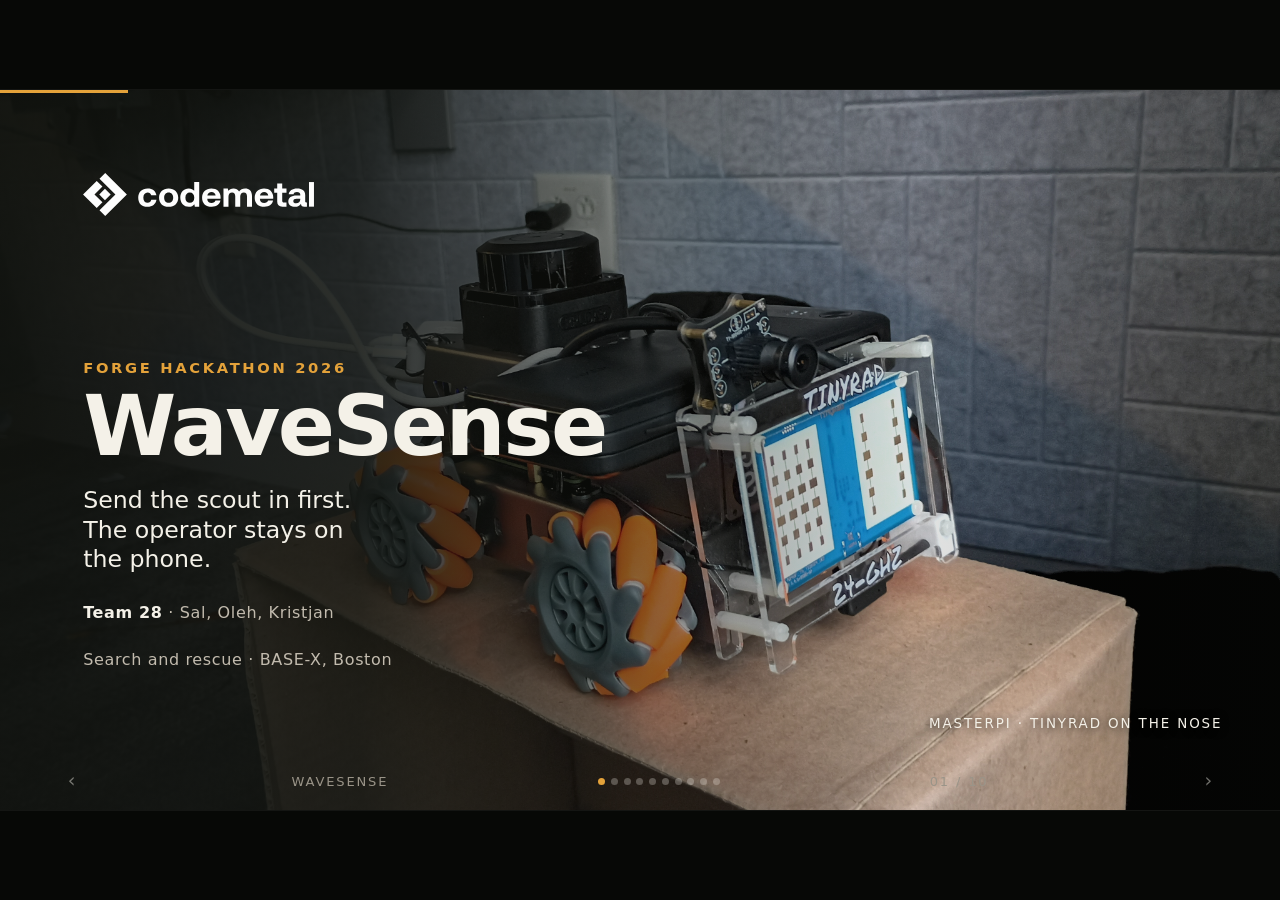
<file: presentation/index.html>
<!DOCTYPE html>
<html lang="en">
<head>
<meta charset="utf-8">
<meta name="viewport" content="width=device-width, initial-scale=1">
<title>WaveSense — Team 28</title>
<style>
  :root {
    --bg: #10120e;
    --ink: #f4f1e8;
    --muted: #c2bbae;
    --dim: #9a9488;
    --line: rgba(244, 241, 232, 0.16);
    --line-strong: rgba(244, 241, 232, 0.28);
    --amber: #e4a23a;
    --amber-soft: rgba(228, 162, 58, 0.14);
    --green: #9dcc86;
    --clay: #e0a08c;
    --panel: rgba(244, 241, 232, 0.04);
  }

  * { box-sizing: border-box; }
  html, body {
    margin: 0;
    height: 100%;
    background: #070806;
    color: var(--ink);
    font-family: "Avenir Next", "Avenir", "Segoe UI", system-ui, sans-serif;
    -webkit-font-smoothing: antialiased;
  }
  button, body { font-family: inherit; }

  .viewport {
    height: 100%;
    display: grid;
    place-items: center;
  }
  .frame {
    container-type: size;
    width: min(100vw, calc(100vh * 16 / 9));
    height: min(100vh, calc(100vw * 9 / 16));
    position: relative;
    background: var(--bg);
    overflow: hidden;
    box-shadow: 0 0 0 1px rgba(255,255,255,0.05);
  }
  .progress {
    position: absolute;
    top: 0;
    left: 0;
    height: 3px;
    width: 10%;
    background: var(--amber);
    z-index: 5;
  }
  .slide {
    position: absolute;
    inset: 0;
    display: none;
    padding: 5.2% 4.8% 8.6%;
    overflow: hidden;
  }
  .slide.active { display: grid; }

  .kicker {
    margin: 0 0 1.15cqw;
    color: var(--amber);
    font-size: 1.15cqw;
    font-weight: 600;
    letter-spacing: 0.18em;
    text-transform: uppercase;
  }
  h1, h2, h3 { font-weight: 600; letter-spacing: -0.03em; }
  h1 {
    margin: 0;
    font-size: 8.4cqw;
    line-height: 0.86;
  }
  h2 {
    margin: 0 0 1.5cqw;
    font-size: 3.55cqw;
    line-height: 0.98;
    max-width: 22ch;
  }
  h3 {
    margin: 0.35cqw 0 0.45cqw;
    font-size: 1.7cqw;
    letter-spacing: -0.02em;
  }
  p { margin: 0; }
  .lede {
    margin-top: 1.8cqw;
    max-width: 18ch;
    color: var(--ink);
    font-size: 1.85cqw;
    line-height: 1.25;
  }
  .quiet {
    color: var(--muted);
    font-size: 1.28cqw;
    line-height: 1.35;
  }
  .small {
    color: var(--dim);
    font-size: 1.02cqw;
    line-height: 1.35;
  }

  .chrome {
    position: absolute;
    left: 4.8%;
    right: 4.8%;
    bottom: 2.6%;
    z-index: 4;
    display: flex;
    align-items: center;
    justify-content: space-between;
    gap: 1.5cqw;
    color: var(--dim);
    font-size: 1.02cqw;
    letter-spacing: 0.14em;
    text-transform: uppercase;
    pointer-events: none;
  }
  .chrome .dots { display: flex; gap: 0.45cqw; pointer-events: auto; }
  .dot {
    width: 0.55cqw;
    height: 0.55cqw;
    padding: 0;
    border: 0;
    border-radius: 50%;
    background: rgba(244, 241, 232, 0.28);
    cursor: pointer;
  }
  .dot.on { background: var(--amber); }
  .nav {
    position: static;
    width: 1.6cqw;
    height: 1.6cqw;
    padding: 0;
    border: 0;
    background: transparent;
    color: rgba(244, 241, 232, 0.45);
    font-size: 1.5cqw;
    line-height: 1;
    cursor: pointer;
    pointer-events: auto;
  }
  .nav:hover { color: var(--ink); }

  /* Title — photo full-bleed, type over the left of the frame */
  .s1 {
    padding: 0;
    grid-template-rows: minmax(0, 1fr);
  }
  .s1 figure {
    position: absolute;
    inset: 0;
    margin: 0;
  }
  .s1 img {
    width: 100%;
    height: 100%;
    object-fit: cover;
    object-position: 70% 62%;
    filter: saturate(0.9) contrast(1.05);
  }
  .s1 figure::after {
    content: "";
    position: absolute;
    inset: 0;
    background: linear-gradient(90deg,
      rgba(16,18,14,0.94) 0%,
      rgba(16,18,14,0.88) 28%,
      rgba(16,18,14,0.45) 52%,
      rgba(16,18,14,0.12) 72%,
      rgba(16,18,14,0.28) 100%);
  }
  .s1-copy {
    position: relative;
    z-index: 1;
    width: min(36cqw, 64%);
    height: 100%;
    padding: 6.5% 0 11% 6.5%;
    display: flex;
    flex-direction: column;
    justify-content: space-between;
  }
  .s1 .brand {
    width: 18cqw;
    height: auto;
    display: block;
  }
  .s1 h1 { font-size: 6.6cqw; }
  .s1 .meta {
    margin-top: 2.2cqw;
    font-size: 1.25cqw;
    letter-spacing: 0.04em;
    color: var(--muted);
  }
  .s1 .meta strong { color: var(--ink); font-weight: 600; }
  .s1 .caption {
    position: absolute;
    right: 4.5%;
    bottom: 11%;
    z-index: 1;
    color: var(--ink);
    font-size: 1.05cqw;
    letter-spacing: 0.14em;
    text-transform: uppercase;
    text-shadow: 0 1px 10px rgba(0,0,0,0.8);
  }

  /* Mission */
  .s2 {
    grid-template-rows: auto auto auto;
    align-content: center;
    row-gap: 2.6cqw;
  }
  .s2 h2 { max-width: 28ch; font-size: 3.7cqw; }
  .s2 .intro {
    max-width: 78ch;
    margin-bottom: 2cqw;
  }
  .cards {
    display: grid;
    grid-template-columns: 1fr 1fr 1fr;
    gap: 1.4cqw;
  }
  .card {
    min-height: 16cqw;
    padding: 1.2cqw 1.2cqw 1.3cqw;
    background: var(--panel);
    border-top: 2px solid var(--amber);
  }
  .card .num {
    color: var(--amber);
    font-size: 1.05cqw;
    letter-spacing: 0.16em;
  }
  .card p { color: var(--muted); font-size: 1.28cqw; line-height: 1.35; }

  /* Vehicle */
  .s3 {
    padding: 0;
    grid-template-columns: 46% 54%;
    grid-template-rows: minmax(0, 1fr);
  }
  .s3 figure {
    margin: 0;
    overflow: hidden;
    position: relative;
    background: #f3f0e6;
  }
  .s3 img {
    width: 100%;
    height: 100%;
    object-fit: contain;
    object-position: center;
    padding: 6% 7% 10% 5%;
  }
  .s3 figure::after {
    content: "";
    position: absolute;
    inset: 0;
    background: linear-gradient(90deg, transparent 0 78%, var(--bg));
    pointer-events: none;
  }
  .s3-copy {
    padding: 6.5% 8% 12% 2%;
    display: flex;
    flex-direction: column;
    justify-content: center;
  }
  .s3 h2 { max-width: 16ch; }
  .parts { list-style: none; margin: 0.4cqw 0 0; padding: 0; }
  .parts li {
    display: grid;
    grid-template-columns: 11.5cqw 1fr;
    gap: 0.8cqw;
    padding: 0.72cqw 0;
    border-top: 1px solid var(--line);
    font-size: 1.22cqw;
    line-height: 1.3;
  }
  .parts li:last-child { border-bottom: 1px solid var(--line); }
  .parts span { color: var(--amber); letter-spacing: 0.08em; text-transform: uppercase; font-size: 0.95cqw; padding-top: 0.18cqw; }
  .s3 .foot { margin-top: 1.1cqw; }

  /* Loop */
  .s4 {
    grid-template-rows: auto auto;
    align-content: center;
    row-gap: 2.2cqw;
  }
  .s4 h2 { max-width: none; }
  .beats {
    align-self: start;
    display: grid;
    grid-template-columns: repeat(4, 1fr);
    gap: 1.1cqw;
    min-height: 0;
  }
  .beat {
    display: flex;
    flex-direction: column;
    padding: 1.15cqw 1.05cqw 1.2cqw;
    background: var(--panel);
    border-top: 2px solid var(--line-strong);
  }
  .beat:nth-child(4) { border-top-color: var(--amber); }
  .beat .num {
    color: var(--dim);
    font-size: 1.02cqw;
    letter-spacing: 0.14em;
  }
  .beat p { color: var(--muted); font-size: 1.18cqw; line-height: 1.32; }

  /* Phone */
  .s5 {
    padding: 0;
    grid-template-columns: 44% 56%;
    grid-template-rows: minmax(0, 1fr);
  }
  .s5 figure {
    margin: 0;
    overflow: hidden;
    position: relative;
  }
  .s5 img {
    width: 100%;
    height: 100%;
    object-fit: cover;
    object-position: 18% 42%;
    filter: saturate(0.86) contrast(1.04);
  }
  .s5 figure::after {
    content: "";
    position: absolute;
    inset: 0;
    background: linear-gradient(90deg, rgba(16,18,14,0.15), rgba(16,18,14,0.05) 40%, var(--bg));
  }
  .s5-copy {
    padding: 6.2% 7% 12% 1%;
    display: flex;
    flex-direction: column;
    justify-content: center;
  }
  .s5 h2 { max-width: 18ch; font-size: 3.15cqw; }
  .rows { list-style: none; margin: 0.2cqw 0 0; padding: 0; }
  .rows li {
    padding: 0.78cqw 0;
    border-top: 1px solid var(--line);
    font-size: 1.24cqw;
    line-height: 1.32;
    color: var(--muted);
  }
  .rows li:last-child { border-bottom: 1px solid var(--line); }
  .rows strong { color: var(--ink); font-weight: 600; }

  /* Measured */
  .s6 { grid-template-rows: auto 1fr auto; }
  .s6 h2 { margin-bottom: 1.1cqw; max-width: none; }
  table {
    width: 100%;
    border-collapse: collapse;
    font-size: 1.08cqw;
    line-height: 1.25;
  }
  th {
    text-align: left;
    font-weight: 600;
    font-size: 0.95cqw;
    letter-spacing: 0.14em;
    text-transform: uppercase;
    color: var(--dim);
    padding: 0 0.8cqw 0.55cqw 0;
  }
  td {
    vertical-align: top;
    padding: 0.42cqw 0.8cqw 0.42cqw 0;
    border-top: 1px solid var(--line);
    color: var(--muted);
  }
  td:first-child { color: var(--ink); width: 16%; }
  td:last-child { width: 24%; color: var(--green); }
  tr:last-child td { border-bottom: 1px solid var(--line); }
  .s6 .note { margin-top: 0.9cqw; }

  /* Limits */
  .s7 {
    grid-template-rows: auto auto auto;
    align-content: center;
    row-gap: 1.5cqw;
  }
  .s7 h2 { max-width: 24ch; margin-bottom: 1cqw; }
  .lines { list-style: none; margin: 0; padding: 0; }
  .lines li {
    display: grid;
    grid-template-columns: 2.2cqw 1fr;
    gap: 0.7cqw;
    padding: 0.62cqw 0;
    border-top: 1px solid var(--line);
    font-size: 1.38cqw;
    line-height: 1.28;
  }
  .lines li:last-child { border-bottom: 1px solid var(--line); }
  .lines span { color: var(--amber); }
  .strip {
    margin-top: 1.15cqw;
    color: var(--dim);
    font-size: 1.08cqw;
    line-height: 1.35;
    max-width: 110ch;
  }

  /* Wiring */
  .s8 {
    grid-template-rows: auto 1fr;
  }
  .s8 h2 { max-width: 22ch; }
  .split {
    display: grid;
    grid-template-columns: 1.05fr 0.95fr;
    gap: 2cqw;
    min-height: 0;
  }
  .flow {
    display: flex;
    flex-direction: column;
    justify-content: center;
    gap: 0.7cqw;
  }
  .node {
    border: 1px solid var(--line-strong);
    background: var(--panel);
    padding: 0.85cqw 1cqw;
  }
  .node b {
    display: block;
    font-size: 1.25cqw;
    letter-spacing: 0.04em;
  }
  .node span {
    display: block;
    margin-top: 0.2cqw;
    color: var(--muted);
    font-size: 1.08cqw;
    line-height: 1.3;
  }
  .arrow {
    color: var(--amber);
    letter-spacing: 0.14em;
    font-size: 0.95cqw;
    text-transform: uppercase;
    padding-left: 0.2cqw;
  }
  .rules { list-style: none; margin: 0; padding: 0.2cqw 0 0; }
  .rules li {
    padding: 0.75cqw 0;
    border-top: 1px solid var(--line);
    color: var(--muted);
    font-size: 1.22cqw;
    line-height: 1.32;
  }
  .rules li:last-child { border-bottom: 1px solid var(--line); }

  /* Demo */
  .s9 { grid-template-rows: auto 1fr auto; }
  .s9 h2 { max-width: 16ch; margin-bottom: 0.8cqw; }
  .steps {
    display: grid;
    grid-template-columns: 1.15fr 0.85fr;
    gap: 1.6cqw;
    min-height: 0;
  }
  ol.demo {
    list-style: none;
    margin: 0;
    padding: 0;
  }
  ol.demo li {
    display: grid;
    grid-template-columns: 2.1cqw 1fr;
    gap: 0.7cqw;
    padding: 0.62cqw 0;
    border-top: 1px solid var(--line);
    font-size: 1.28cqw;
    line-height: 1.3;
    color: var(--muted);
  }
  ol.demo li:last-child { border-bottom: 1px solid var(--line); }
  ol.demo span { color: var(--amber); }
  .say {
    align-self: center;
    background: var(--amber-soft);
    border-left: 3px solid var(--amber);
    padding: 1.3cqw 1.3cqw;
    display: flex;
    flex-direction: column;
    justify-content: center;
  }
  .say .label {
    color: var(--amber);
    letter-spacing: 0.16em;
    text-transform: uppercase;
    font-size: 0.98cqw;
    margin-bottom: 0.7cqw;
  }
  .say p {
    font-size: 1.7cqw;
    line-height: 1.25;
  }
  .fallback { margin-top: 0.9cqw; }

  /* Close */
  .s10 {
    padding: 0;
    grid-template-columns: 56% 44%;
    grid-template-rows: minmax(0, 1fr);
  }
  .s10-copy {
    padding: 6% 4.5% 11% 7%;
    display: flex;
    flex-direction: column;
    justify-content: center;
  }
  .s10 h2 { max-width: 16ch; font-size: 3.2cqw; margin-bottom: 0.8cqw; }
  .s10 .thanks {
    margin: 0 0 1.3cqw;
    max-width: 42ch;
  }
  .wins { list-style: none; margin: 0; padding: 0; }
  .wins li {
    display: grid;
    grid-template-columns: 2cqw 1fr;
    gap: 0.6cqw;
    padding: 0.55cqw 0;
    border-top: 1px solid var(--line);
    color: var(--muted);
    font-size: 1.16cqw;
    line-height: 1.3;
  }
  .wins li:last-child { border-bottom: 1px solid var(--line); }
  .wins span { color: var(--amber); }
  .wins strong { color: var(--ink); font-weight: 600; }
  .s10 .who {
    margin-top: 1.2cqw;
    color: var(--dim);
    font-size: 1.05cqw;
    letter-spacing: 0.08em;
    text-transform: uppercase;
  }
  .s10 figure {
    margin: 0;
    position: relative;
    overflow: hidden;
  }
  .s10 img {
    width: 100%;
    height: 100%;
    object-fit: cover;
    object-position: 55% 58%;
    filter: saturate(0.9) contrast(1.05);
  }
  .s10 figure::after {
    content: "";
    position: absolute;
    inset: 0;
    background: linear-gradient(90deg, var(--bg) 0%, rgba(16,18,14,0.35) 16%, rgba(16,18,14,0.05) 42%);
  }
</style>
</head>
<body>
<div class="viewport">
  <div class="frame" id="frame">
    <div class="progress" id="progress"></div>

    <section class="slide s1 active">
      <div class="s1-copy">
        <img class="brand" src="brand/cm-logo-horizontal.svg" alt="Code Metal">
        <div>
          <p class="kicker">Forge Hackathon 2026</p>
          <h1>WaveSense</h1>
          <p class="lede">Send the scout in first. The operator stays on the phone.</p>
          <p class="meta"><strong>Team 28</strong> · Sal, Oleh, Kristjan</p>
          <p class="meta">Search and rescue · BASE-X, Boston</p>
        </div>
      </div>
      <figure>
        <img src="../photos/Vehicle-Three-Quarters-View.jpg" alt="Mecanum scout with a TinyRad 24 GHz radar mounted on the nose">
        <figcaption class="caption">MasterPi · TinyRad on the nose</figcaption>
      </figure>
    </section>

    <section class="slide s2">
      <p class="kicker">The mission</p>
      <h2>The first look should not require a person in the hazard.</h2>
      <p class="quiet intro">Someone is missing. The space is dangerous, closed off, or still changing. Forge asked how responders locate people there. WaveSense is the look that happens before anyone walks in.</p>
      <div class="cards">
        <article class="card">
          <div class="num">01 · Place</div>
          <h3>Go where the network is gone</h3>
          <p>A disadvantaged scene: degraded, inaccessible, or cut off. Minutes matter, and the usual picture is missing.</p>
        </article>
        <article class="card">
          <div class="num">02 · Limit</div>
          <h3>A cue is not a rescue</h3>
          <p>The robot can show a picture, a map, and a range. A person still decides what it means.</p>
        </article>
        <article class="card">
          <div class="num">03 · Scout</div>
          <h3>Phone outside, vehicle inside</h3>
          <p>A mecanum chassis, driven by hand, carrying a camera, a spinning lidar, and a 24 GHz radar.</p>
        </article>
      </div>
    </section>

    <section class="slide s3">
      <figure>
        <img src="../photos/Whiteboard-Sketch.jpg" alt="Whiteboard sketch of the vehicle: lidar on top, camera, radar on the nose, Raspberry Pi, and batteries">
      </figure>
      <div class="s3-copy">
        <p class="kicker">The vehicle</p>
        <h2>One chassis. Three senses that are actually on it.</h2>
        <ul class="parts">
          <li><span>Chassis</span> Hiwonder MasterPi, mecanum wheels, driven from a phone.</li>
          <li><span>Brain</span> Raspberry Pi 5. Camera, map, sticks, and the radar status file.</li>
          <li><span>Picture</span> USB camera, 640×480. Measured around 20–23 frames per second.</li>
          <li><span>Map</span> Slamtec RPLIDAR C1. A full turn about 10 times a second.</li>
          <li><span>Presence</span> Analog Devices TinyRad, 24.00–24.25 GHz, facing forward on the nose.</li>
        </ul>
        <p class="small foot">Saturday bring-up: duty 35 for 0.3 seconds, on the floor. It rolled forward a little and stopped.</p>
      </div>
    </section>

    <section class="slide s4">
      <div>
        <p class="kicker">The loop</p>
        <h2>Drive. See. Map. Flag.</h2>
      </div>
      <div class="beats">
        <article class="beat">
          <div class="num">01</div>
          <h3>Drive</h3>
          <p>The motor port stays closed until a stick moves. Release returns to stop. A 300 ms watchdog and a deadman cut the wheels if the link goes quiet. Losing the camera stops them too.</p>
        </article>
        <article class="beat">
          <div class="num">02</div>
          <h3>See</h3>
          <p>The camera is the main view. Person boxes come from NanoDet on the Pi, a few times a second. They can lag the picture. They expire after 450 ms. Live accuracy was not measured.</p>
        </article>
        <article class="beat">
          <div class="num">03</div>
          <h3>Map</h3>
          <p>The phone shows the live scan and a local map from the C1. Distances are from the scanner, not the bumper. It is one horizontal plane, and the map can drift.</p>
        </article>
        <article class="beat">
          <div class="num">04</div>
          <h3>Flag</h3>
          <p>An amber chip reports a candidate and a range. Bio Radar can draw that cue on the camera. With no direction, it draws a band instead of a guessed spot. The cue hides while the robot is driving.</p>
        </article>
      </div>
    </section>

    <section class="slide s5">
      <figure>
        <img src="../photos/Android-Operator.jpg" alt="Operator driving the scout from a phone, with the vehicle on the bench behind the laptop">
      </figure>
      <div class="s5-copy">
        <p class="kicker">The phone</p>
        <h2>Full human operations with ML Classifications</h2>
        <ul class="rows">
          <li><strong>Camera, full frame.</strong> Tap swaps it with the lidar mini-view. The video connection stays up.</li>
          <li><strong>White brackets</strong> come from the camera model. Bio Radar is a separate button.</li>
          <li><strong>Bio Radar draws an orange cue</strong> and a range. No measured direction becomes a faint band that says direction unknown. The words on the blob are “Possible person.” That is a place to check.</li>
          <li><strong>Motors stay disarmed</strong> until a stick moves. The speed slider caps the command. It is not measured ground speed.</li>
        </ul>
      </div>
    </section>

    <section class="slide s6">
      <div>
        <p class="kicker">What we measured</p>
        <h2>From this weekend...</h2>
      </div>
      <table>
        <thead>
          <tr><th>Check</th><th>What happened</th><th>How to read it</th></tr>
        </thead>
        <tbody>
          <tr>
            <td>On the floor</td>
            <td>Duty 35, 0.3 s. Rolled forward a little and stopped. The phone path arms only while a stick is held.</td>
            <td>Measured Saturday. Latest full-duty cap was not a timed floor run.</td>
          </tr>
          <tr>
            <td>All three, still</td>
            <td>45 seconds: camera at least 22.4 fps, C1 at least 9.8 rev/s, radar advanced 11,045 frames, no reconnects.</td>
            <td>Measured. Powered hub and a second supply. Wheels were not commanded.</td>
          </tr>
          <tr>
            <td>Still person</td>
            <td>Seated about 1 m in front: candidate 57 of 60 seconds, first at 3 seconds, median range 0.9 m.</td>
            <td>One room, one person. Thresholds set on this data.</td>
          </tr>
          <tr>
            <td>Wooden door</td>
            <td>Still person behind the door: 95 of 95 seconds, about 1.5 m. People moving in the background also flagged it.</td>
            <td>One run. The radar does not know what moved.</td>
          </tr>
          <tr>
            <td>Empty</td>
            <td>After learning, an empty replay was a candidate for 0 of 31 seconds. A quiet room cleared about 20 seconds after the person left.</td>
            <td>Measured on those recordings. A clear result is not an empty building.</td>
          </tr>
          <tr>
            <td>Direction</td>
            <td>Replay of that seated person: a bearing on 57 of 57 candidate seconds, mostly 4° to 9°. None in the empty minute. Through the door it wandered, and the true spot was not logged.</td>
            <td>Measured in the radar’s own frame. Left and right against the camera are not checked.</td>
          </tr>
          <tr>
            <td>Person boxes</td>
            <td>An OpenCV test image produced two visible-person detections. The live camera was pointed at the floor.</td>
            <td>The pipeline draws boxes. Live accuracy is not measured.</td>
          </tr>
        </tbody>
      </table>
      <p class="small note">7–8 November 2026. Radar figures are from one session and from replay. This is not a life-safety test.</p>
    </section>

    <section class="slide s7">
      <div>
        <p class="kicker">In the room</p>
        <h2>Scanning details</h2>
      </div>
      <ol class="lines">
        <li><span>01</span> A candidate means check it. It does not name a person.</li>
        <li><span>02</span> No candidate leaves the room unproven. Silence is not clearance.</li>
        <li><span>03</span> The door in the recording was wood. Concrete, masonry, and rubble stop 24 GHz.</li>
        <li><span>04</span> Breathing rate stays off the phone. The estimator also sat near 9 a minute in empty periods.</li>
        <li><span>05</span> Direction on the recording is real. The blob on the camera is not lined up yet. Left, right, and the camera field of view are still placeholders.</li>
        <li><span>06</span> We judge presence with the robot stopped. Driving disturbs the whole scene.</li>
      </ol>
      <p class="strip">Also built, and not in this demo. Wi-Fi CSI flagged walking across one link at about 2 seconds, 58 of 60 seconds, and the first empty minute was clear. A still person was not separable, and the cue lingered after a walk. Livox 3D software is written; Ethernet had no carrier. Thermal saw a hand on Saturday and is not on the vehicle now.</p>
    </section>

    <section class="slide s8">
      <div>
        <p class="kicker">How it is wired</p>
        <h2>The phone cannot invent a detection.</h2>
      </div>
      <div class="split">
        <div class="flow">
          <div class="node">
            <b>Phone</b>
            <span>Sticks, camera, map, amber chip. Tailscale to the Pi.</span>
          </div>
          <div class="arrow">Fresh stick input only</div>
          <div class="node">
            <b>Pi 5 console</b>
            <span>One camera reader. One C1 reader, shared with the local map. Motor UART opens for a live stick and closes again. It only reads the radar file.</span>
          </div>
          <div class="arrow">Status file, younger than 2 seconds</div>
          <div class="node">
            <b>TinyRad process</b>
            <span>Separate program. Owns the USB radar. Atomically replaces status.json. The console never writes it.</span>
          </div>
        </div>
        <ul class="rules">
          <li>A device showing up on USB is not a person in the room.</li>
          <li>A stale or broken status file is dropped. Silence does not become a strong return.</li>
          <li>Release either stick and the wheels are commanded to stop.</li>
          <li>The radar chip hides during a drive command, and for 3 seconds after.</li>
          <li>Camera, lidar, and radar together tripped the Pi's own USB ports. The working run used a powered hub and a second supply.</li>
        </ul>
      </div>
    </section>

    <section class="slide s9">
      <div>
        <p class="kicker">The demo</p>
        <h2>In this order.</h2>
      </div>
      <div class="steps">
        <ol class="demo">
          <li><span>01</span> Open the phone. Camera is live. Motors are disarmed until a stick moves.</li>
          <li><span>02</span> Drive a short path. Let go. It stops.</li>
          <li><span>03</span> Swap to the map. Say it is the lidar's plane around the robot, not a floor plan of the building.</li>
          <li><span>04</span> Stop. A person sits in front of the nose. If the radar is healthy, the amber range appears.</li>
          <li><span>05</span> Read the sentence on the right, and leave it there.</li>
        </ol>
        <div class="say">
          <div class="label">Say this</div>
          <p>Possible person, about N metres. A place to check. Not identified. Left and right are not calibrated. The robot is stopped.</p>
        </div>
      </div>
      <p class="quiet fallback">If the radar does not answer USB, show drive, camera, and the map. Say the radar is down. Unplug it for five seconds and replug. That has brought it back. Do not invent a cue.</p>
    </section>

    <section class="slide s10">
      <div class="s10-copy">
        <p class="kicker">Thank you</p>
        <h2>Thank you for an amazing weekend.</h2>
        <p class="quiet thanks">For the floor, the sensors, the mentors, and a search-and-rescue problem that had to work in the room.</p>
        <ol class="wins">
          <li><span>01</span> <span><strong>We drove it from a phone.</strong> The scout rolled, and it stops when the stick comes back.</span></li>
          <li><span>02</span> <span><strong>Camera, map, and radar ran together</strong> while the robot was still.</span></li>
          <li><span>03</span> <span><strong>A still person became a range cue,</strong> in the open and behind one wooden door.</span></li>
          <li><span>04</span> <span><strong>Direction held within a few degrees</strong> on that recording. The camera cue will not invent a spot when direction is missing.</span></li>
        </ol>
        <p class="who">Team 28 · Sal, Oleh, Kristjan</p>
      </div>
      <figure>
        <img src="../photos/Vehicle-Side-View.jpg" alt="Side view of the WaveSense scout: mecanum wheels, lidar, and the radar on the nose">
      </figure>
    </section>

    <div class="chrome">
      <button class="nav prev" id="prev" aria-label="Previous slide">‹</button>
      <span>WaveSense</span>
      <div class="dots" id="dots"></div>
      <span id="count">01 / 10</span>
      <button class="nav next" id="next" aria-label="Next slide">›</button>
    </div>
  </div>
</div>
<script>
(function () {
  var slides = Array.prototype.slice.call(document.querySelectorAll(".slide"));
  var progress = document.getElementById("progress");
  var count = document.getElementById("count");
  var dots = document.getElementById("dots");
  var i = 0;

  slides.forEach(function (_, idx) {
    var b = document.createElement("button");
    b.className = "dot";
    b.type = "button";
    b.setAttribute("aria-label", "Slide " + (idx + 1));
    b.addEventListener("click", function () { show(idx); });
    dots.appendChild(b);
  });

  function show(n) {
    i = Math.max(0, Math.min(slides.length - 1, n));
    slides.forEach(function (s, idx) { s.classList.toggle("active", idx === i); });
    var dotNodes = dots.querySelectorAll(".dot");
    Array.prototype.forEach.call(dotNodes, function (d, idx) {
      d.classList.toggle("on", idx === i);
    });
    count.textContent = String(i + 1).padStart(2, "0") + "  /  " + String(slides.length).padStart(2, "0");
    progress.style.width = ((i + 1) / slides.length * 100) + "%";
    if (location.hash !== "#" + (i + 1)) {
      history.replaceState(null, "", "#" + (i + 1));
    }
  }

  function next() { show(i + 1); }
  function prev() { show(i - 1); }

  document.getElementById("next").addEventListener("click", next);
  document.getElementById("prev").addEventListener("click", prev);
  document.addEventListener("keydown", function (e) {
    var k = e.key;
    if (k === "ArrowRight" || k === "ArrowDown" || k === "PageDown" || k === " ") {
      e.preventDefault();
      next();
    } else if (k === "ArrowLeft" || k === "ArrowUp" || k === "PageUp") {
      e.preventDefault();
      prev();
    } else if (k === "Home") {
      e.preventDefault();
      show(0);
    } else if (k === "End") {
      e.preventDefault();
      show(slides.length - 1);
    } else if (k === "f" || k === "F") {
      var node = document.getElementById("frame");
      if (!document.fullscreenElement) {
        (node.requestFullscreen || node.webkitRequestFullscreen).call(node);
      } else if (document.exitFullscreen) {
        document.exitFullscreen();
      }
    }
  });

  var startX = 0;
  document.getElementById("frame").addEventListener("touchstart", function (e) {
    startX = e.changedTouches[0].clientX;
  }, { passive: true });
  document.getElementById("frame").addEventListener("touchend", function (e) {
    var dx = e.changedTouches[0].clientX - startX;
    if (Math.abs(dx) > 40) {
      if (dx < 0) next();
      else prev();
    }
  }, { passive: true });

  var fromHash = parseInt(location.hash.replace("#", ""), 10);
  show(fromHash >= 1 && fromHash <= slides.length ? fromHash - 1 : 0);
})();
</script>
</body>
</html>
</file>
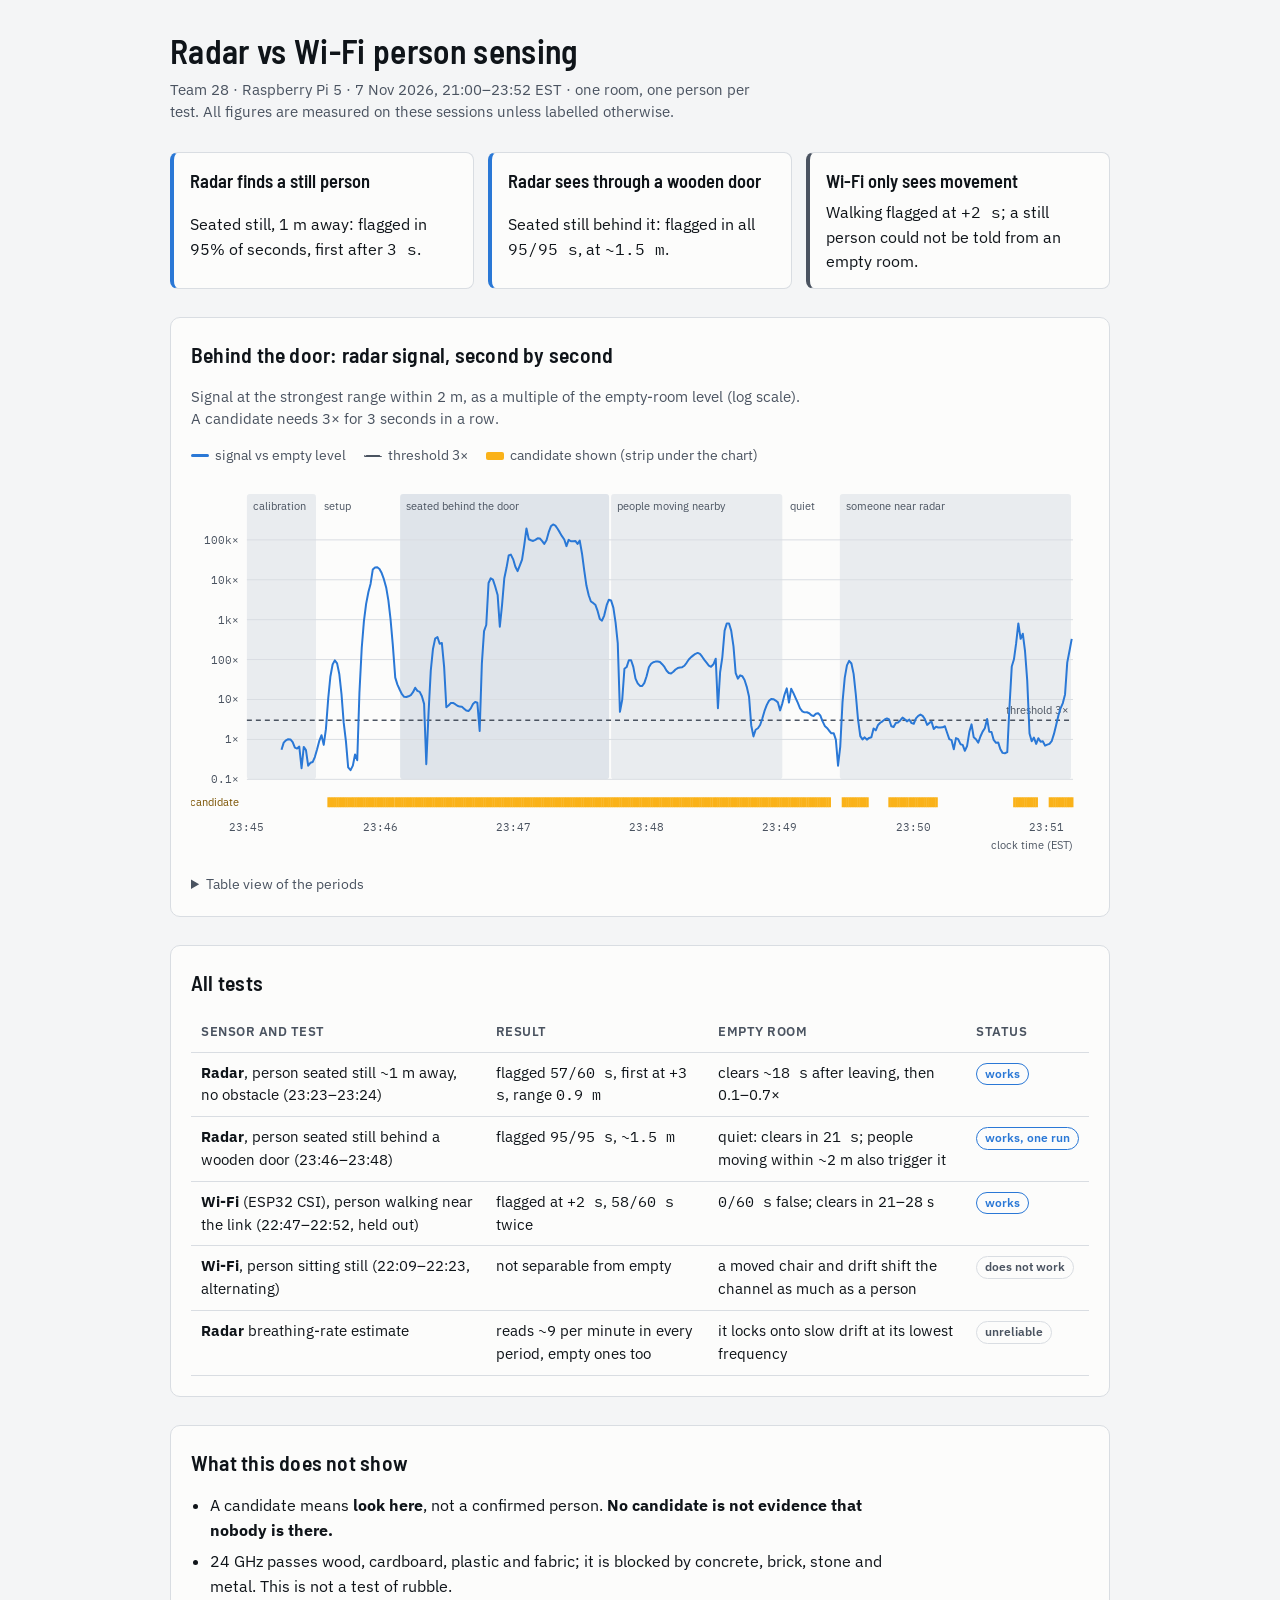
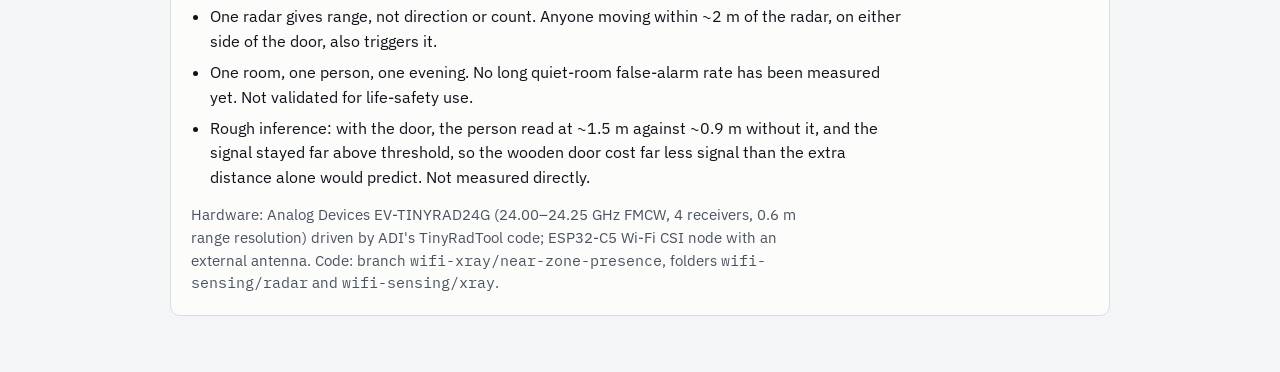
<file: wifi-sensing/radar/results-2026-11-07.html>
<!DOCTYPE html>
<html lang="en">
<head>
<meta charset="utf-8">
<meta name="viewport" content="width=device-width, initial-scale=1">
<title>Radar vs Wi-Fi person sensing</title>
<link rel="preconnect" href="https://fonts.googleapis.com">
<link href="https://fonts.googleapis.com/css2?family=Barlow+Semi+Condensed:wght@500;600&family=IBM+Plex+Sans:wght@400;500;600&family=IBM+Plex+Mono:wght@400;500&display=swap" rel="stylesheet">
<style>
/* Layout: one readable column; summary first, then the timeline, the test table, the limits. */
:root {
  --bg: #f4f5f6; --surface: #fcfcfb; --ink: #0f1419; --ink-2: #4a5360; --line: #d9dde2;
  --accent: #2a78d6; --band: #e9ecef; --band-2: #dfe4ea; --warn: #fab219; --warn-ink: #7a5200;
  --display: "Barlow Semi Condensed", "Arial Narrow", sans-serif;
  --body: "IBM Plex Sans", "Segoe UI", system-ui, sans-serif;
  --mono: "IBM Plex Mono", ui-monospace, Menlo, monospace;
  color-scheme: light;
}
@media (prefers-color-scheme: dark) {
  :root:not([data-theme="light"]) {
    --bg: #121416; --surface: #1a1a19; --ink: #eef0f2; --ink-2: #aab3bd; --line: #33383e;
    --accent: #3987e5; --band: #23272b; --band-2: #2b3036; --warn: #fab219; --warn-ink: #fab219; color-scheme: dark;
  }
}
:root[data-theme="dark"] {
  --bg: #121416; --surface: #1a1a19; --ink: #eef0f2; --ink-2: #aab3bd; --line: #33383e;
  --accent: #3987e5; --band: #23272b; --band-2: #2b3036; --warn: #fab219; --warn-ink: #fab219; color-scheme: dark;
}
* { box-sizing: border-box; }
html, body { margin: 0; }
body { background: var(--bg); color: var(--ink); font: 16px/1.55 var(--body); }
main { max-width: 980px; margin: 0 auto; padding: 32px 20px 56px; display: grid; gap: 28px; }
h1, h2 { font-family: var(--display); font-weight: 600; letter-spacing: .01em; text-wrap: balance; margin: 0; }
h1 { font-size: 2.1rem; line-height: 1.15; }
h2 { font-size: 1.35rem; }
p { margin: 0; max-width: 68ch; }
.meta { color: var(--ink-2); font-size: .92rem; }
.card { background: var(--surface); border: 1px solid var(--line); border-radius: 10px; padding: 20px; display: grid; gap: 14px; }
.verdicts { display: grid; grid-template-columns: repeat(auto-fit, minmax(260px, 1fr)); gap: 14px; }
.verdict { background: var(--surface); border: 1px solid var(--line); border-left: 4px solid var(--accent); border-radius: 8px; padding: 14px 16px; display: grid; gap: 4px; }
.verdict.no { border-left-color: var(--ink-2); }
.verdict b { font-family: var(--display); font-size: 1.15rem; font-weight: 600; }
.num { font-family: var(--mono); font-variant-numeric: tabular-nums; }
.chart-wrap { position: relative; }
svg { width: 100%; height: auto; display: block; }
.tip { position: absolute; pointer-events: none; background: var(--surface); border: 1px solid var(--line); border-radius: 6px; padding: 8px 10px; font-size: .82rem; line-height: 1.4; box-shadow: 0 2px 8px rgba(0,0,0,.12); display: none; min-width: 170px; }
.legendline { display: flex; flex-wrap: wrap; gap: 18px; font-size: .85rem; color: var(--ink-2); }
.key { display: inline-flex; align-items: center; gap: 6px; }
.sw { width: 18px; height: 3px; background: var(--accent); border-radius: 2px; }
.sw.dash { background: none; border-top: 2px dashed var(--ink-2); height: 0; }
.sw.warn { height: 8px; background: var(--warn); }
.table-scroll { overflow-x: auto; }
table { border-collapse: collapse; width: 100%; font-size: .92rem; }
th, td { text-align: left; padding: 9px 10px; border-bottom: 1px solid var(--line); vertical-align: top; }
th { font-weight: 600; color: var(--ink-2); font-size: .82rem; text-transform: uppercase; letter-spacing: .04em; }
td.num { white-space: nowrap; }
.pill { display: inline-block; font-size: .75rem; font-weight: 600; padding: 1px 8px; border-radius: 999px; border: 1px solid var(--line); color: var(--ink-2); white-space: nowrap; }
.pill.ok { border-color: var(--accent); color: var(--accent); }
ul { margin: 0; padding-left: 1.2em; display: grid; gap: 6px; max-width: 72ch; }
details summary { cursor: pointer; color: var(--ink-2); font-size: .9rem; }
details summary:focus-visible, button:focus-visible { outline: 2px solid var(--accent); outline-offset: 2px; }
@media (max-width: 420px) { h1 { font-size: 1.7rem; } .card { padding: 14px; } }
</style>
</head>
<body>
<main>
<header style="display:grid;gap:8px">
  <h1>Radar vs Wi-Fi person sensing</h1>
  <p class="meta">Team 28 · Raspberry Pi 5 · 7 Nov 2026, 21:00–23:52 EST · one room, one person per test. All figures are measured on these sessions unless labelled otherwise.</p>
</header>

<section class="verdicts" aria-label="Summary">
  <div class="verdict"><b>Radar finds a still person</b><span>Seated still, 1 m away: flagged in 95% of seconds, first after <span class="num">3 s</span>.</span></div>
  <div class="verdict"><b>Radar sees through a wooden door</b><span>Seated still behind it: flagged in all <span class="num">95/95 s</span>, at ~<span class="num">1.5 m</span>.</span></div>
  <div class="verdict no"><b>Wi-Fi only sees movement</b><span>Walking flagged at <span class="num">+2 s</span>; a still person could not be told from an empty room.</span></div>
</section>

<section class="card" aria-labelledby="t1">
  <h2 id="t1">Behind the door: radar signal, second by second</h2>
  <p class="meta">Signal at the strongest range within 2 m, as a multiple of the empty-room level (log scale). A candidate needs 3× for 3 seconds in a row.</p>
  <div class="legendline">
    <span class="key"><span class="sw"></span>signal vs empty level</span>
    <span class="key"><span class="sw dash"></span>threshold 3×</span>
    <span class="key"><span class="sw warn"></span>candidate shown (strip under the chart)</span>
  </div>
  <div class="chart-wrap" id="wrap">
    <svg id="chart" viewBox="0 0 900 380" role="img" aria-label="Radar signal over time during the door test, with periods shaded"></svg>
    <div class="tip" id="tip" role="status" aria-live="polite"></div>
  </div>
  <details>
    <summary>Table view of the periods</summary>
    <div class="table-scroll"><table>
      <thead><tr><th>Period</th><th>Clock time</th><th>Candidate</th><th>Signal (median)</th></tr></thead>
      <tbody>
        <tr><td>Calibration, nobody behind the door</td><td class="num">23:45:37–23:46:09</td><td class="num">0 / 17 s</td><td class="num">0.6×</td></tr>
        <tr><td>One person seated still behind the door</td><td class="num">23:46:46–23:48:21</td><td class="num">95 / 95 s</td><td class="num">2 600× at ~1.5 m</td></tr>
        <tr><td>Empty, people moving in the background</td><td class="num">23:48:21–23:49:39</td><td class="num">77 / 77 s</td><td class="num">61×</td></tr>
        <tr><td>Empty, quiet</td><td class="num">23:49:39–23:50:04</td><td class="num">21 / 25 s, cleared after 21 s</td><td class="num">4.5× → 1.4×</td></tr>
        <tr><td>Empty, someone near the radar (inferred from 0.9 m readings)</td><td class="num">23:50:04–23:51:49</td><td class="num">56 / 105 s</td><td class="num">2.1×</td></tr>
      </tbody>
    </table></div>
  </details>
</section>

<section class="card" aria-labelledby="t2">
  <h2 id="t2">All tests</h2>
  <div class="table-scroll"><table>
    <thead><tr><th>Sensor and test</th><th>Result</th><th>Empty room</th><th>Status</th></tr></thead>
    <tbody>
      <tr><td><b>Radar</b>, person seated still ~1 m away, no obstacle (23:23–23:24)</td><td>flagged <span class="num">57/60 s</span>, first at <span class="num">+3 s</span>, range <span class="num">0.9 m</span></td><td>clears ~<span class="num">18 s</span> after leaving, then 0.1–0.7×</td><td><span class="pill ok">works</span></td></tr>
      <tr><td><b>Radar</b>, person seated still behind a wooden door (23:46–23:48)</td><td>flagged <span class="num">95/95 s</span>, ~<span class="num">1.5 m</span></td><td>quiet: clears in <span class="num">21 s</span>; people moving within ~2 m also trigger it</td><td><span class="pill ok">works, one run</span></td></tr>
      <tr><td><b>Wi-Fi</b> (ESP32 CSI), person walking near the link (22:47–22:52, held out)</td><td>flagged at <span class="num">+2 s</span>, <span class="num">58/60 s</span> twice</td><td><span class="num">0/60 s</span> false; clears in 21–28 s</td><td><span class="pill ok">works</span></td></tr>
      <tr><td><b>Wi-Fi</b>, person sitting still (22:09–22:23, alternating)</td><td>not separable from empty</td><td>a moved chair and drift shift the channel as much as a person</td><td><span class="pill">does not work</span></td></tr>
      <tr><td><b>Radar</b> breathing-rate estimate</td><td>reads ~9 per minute in every period, empty ones too</td><td>it locks onto slow drift at its lowest frequency</td><td><span class="pill">unreliable</span></td></tr>
    </tbody>
  </table></div>
</section>

<section class="card" aria-labelledby="t3">
  <h2 id="t3">What this does not show</h2>
  <ul>
    <li>A candidate means <b>look here</b>, not a confirmed person. <b>No candidate is not evidence that nobody is there.</b></li>
    <li>24 GHz passes wood, cardboard, plastic and fabric; it is blocked by concrete, brick, stone and metal. This is not a test of rubble.</li>
    <li>One radar gives range, not direction or count. Anyone moving within ~2 m of the radar, on either side of the door, also triggers it.</li>
    <li>One room, one person, one evening. No long quiet-room false-alarm rate has been measured yet. Not validated for life-safety use.</li>
    <li>Rough inference: with the door, the person read at ~1.5 m against ~0.9 m without it, and the signal stayed far above threshold, so the wooden door cost far less signal than the extra distance alone would predict. Not measured directly.</li>
  </ul>
  <p class="meta">Hardware: Analog Devices EV-TINYRAD24G (24.00–24.25 GHz FMCW, 4 receivers, 0.6 m range resolution) driven by ADI's TinyRadTool code; ESP32-C5 Wi-Fi CSI node with an external antenna. Code: branch <span class="num">wifi-xray/near-zone-presence</span>, folders <span class="num">wifi-sensing/radar</span> and <span class="num">wifi-sensing/xray</span>.</p>
</section>
</main>
<script>
const D = [[15.6,0.55,0,1.5,""],[16.6,0.83,0,1.2,""],[17.6,0.95,0,1.2,""],[18.6,1.01,0,1.2,""],[19.6,1.0,0,1.8,""],[20.6,0.85,0,1.8,""],[21.6,0.62,0,1.8,""],[22.6,0.59,0,0.6,""],[23.6,0.66,0,0.6,""],[24.6,0.19,0,1.5,""],[25.6,0.65,0,0.6,""],[26.6,0.54,0,0.6,""],[27.6,0.22,0,1.5,""],[28.6,0.26,0,1.5,""],[29.6,0.27,0,1.8,""],[30.6,0.36,0,1.8,""],[31.6,0.56,0,1.8,""],[32.6,0.92,0,1.8,""],[33.6,1.27,0,1.8,""],[34.6,0.73,0,0.9,""],[35.6,1.81,0,0.9,""],[36.6,10.54,1,0.9,"still, micro-motion"],[37.6,37.85,1,0.9,"still, micro-motion"],[38.6,75.56,1,0.9,"still, micro-motion"],[39.6,95.7,1,0.9,"still, micro-motion"],[40.6,80.58,1,0.9,"still, micro-motion"],[41.6,43.77,1,0.9,"still, micro-motion"],[42.6,13.82,1,0.9,"still, micro-motion"],[43.6,2.66,1,0.9,"still, micro-motion"],[44.6,0.88,1,1.8,"still, micro-motion"],[45.6,0.2,1,0.9,"still, micro-motion"],[46.7,0.17,1,1.2,"moving"],[47.7,0.22,1,1.2,"moving"],[48.7,0.42,1,0.9,"still, micro-motion"],[49.7,0.3,1,1.5,"moving"],[50.7,15.06,1,1.2,"still, micro-motion"],[51.7,194.48,1,1.2,"still, micro-motion"],[52.7,915.21,1,1.2,"moving"],[53.7,2489.2,1,1.2,"moving"],[54.7,4957.06,1,1.2,"moving"],[55.7,7983.54,1,1.2,"moving"],[56.7,18195.01,1,1.8,"moving"],[57.7,20377.7,1,1.8,"moving"],[58.7,20528.47,1,1.8,"still, breathing-like"],[59.7,18569.6,1,1.8,"still, breathing-like"],[60.7,14701.49,1,1.8,"still, breathing-like"],[61.7,10354.43,1,1.8,"still, breathing-like"],[62.7,6414.07,1,1.8,"still, breathing-like"],[63.7,3041.13,1,1.8,"still, breathing-like"],[64.7,1011.95,1,1.8,"still, breathing-like"],[65.7,240.35,1,1.8,"moving"],[66.8,35.32,1,1.8,"moving"],[67.8,23.53,1,1.8,"moving"],[68.8,17.83,1,1.8,"moving"],[69.8,13.58,1,1.8,"still, breathing-like"],[70.8,11.68,1,1.8,"still, micro-motion"],[71.8,11.54,1,1.8,"still, micro-motion"],[72.8,12.03,1,1.8,"still, micro-motion"],[73.8,12.86,1,1.8,"still, micro-motion"],[74.8,15.23,1,1.8,"still, micro-motion"],[75.8,19.74,1,1.8,"still, micro-motion"],[76.8,16.46,1,1.8,"still, breathing-like"],[77.8,15.58,1,1.8,"still, breathing-like"],[78.8,12.04,1,1.8,"still, breathing-like"],[79.8,7.78,1,1.8,"still, breathing-like"],[80.8,0.24,1,0.6,"still, micro-motion"],[81.8,4.75,1,0.6,"still, micro-motion"],[82.8,52.83,1,0.6,"still, micro-motion"],[83.8,185.05,1,0.6,"still, micro-motion"],[84.8,335.0,1,0.6,"still, micro-motion"],[85.8,367.44,1,0.6,"still, micro-motion"],[86.8,249.4,1,0.6,"still, breathing-like"],[87.8,261.37,1,0.6,"still, breathing-like"],[88.8,65.07,1,0.6,"still, breathing-like"],[89.8,6.42,1,0.6,"still, breathing-like"],[90.8,7.09,1,1.8,"still, breathing-like"],[91.8,8.11,1,1.8,"still, breathing-like"],[92.8,8.22,1,1.8,"still, breathing-like"],[93.8,7.62,1,1.8,"still, breathing-like"],[94.8,6.95,1,1.8,"still, breathing-like"],[95.8,6.65,1,1.8,"still, breathing-like"],[96.8,6.58,1,1.8,"still, micro-motion"],[97.8,5.9,1,1.8,"still, micro-motion"],[98.8,5.28,1,1.8,"still, micro-motion"],[99.8,5.13,1,1.8,"still, micro-motion"],[100.8,6.0,1,1.8,"still, micro-motion"],[101.8,7.72,1,1.8,"still, breathing-like"],[102.8,8.7,1,1.8,"still, breathing-like"],[103.8,8.26,1,1.8,"still, breathing-like"],[104.8,1.63,1,1.5,"still, micro-motion"],[105.8,79.55,1,1.5,"still, micro-motion"],[106.8,517.2,1,1.5,"still, micro-motion"],[107.8,737.96,1,1.2,"still, micro-motion"],[108.8,8301.61,1,1.8,"still, micro-motion"],[109.8,10903.0,1,1.8,"still, micro-motion"],[110.8,10090.44,1,1.8,"still, micro-motion"],[111.8,6870.45,1,1.8,"moving"],[112.9,4169.78,1,1.8,"moving"],[113.9,669.51,1,1.2,"moving"],[114.9,2277.31,1,1.2,"moving"],[115.9,10884.94,1,1.2,"still, micro-motion"],[116.9,19925.66,1,1.2,"still, micro-motion"],[117.9,40390.8,1,1.2,"still, micro-motion"],[118.9,42576.76,1,1.2,"still, micro-motion"],[119.9,32617.93,1,1.2,"still, micro-motion"],[120.9,21133.08,1,1.2,"moving"],[121.9,16481.61,1,1.2,"moving"],[122.9,22999.68,1,1.2,"moving"],[123.9,31970.24,1,1.2,"moving"],[124.9,74102.27,1,1.2,"moving"],[125.9,194394.22,1,1.8,"still, micro-motion"],[126.9,103467.13,1,1.2,"moving"],[127.9,97446.35,1,1.2,"moving"],[128.9,94009.15,1,1.2,"moving"],[129.9,99790.29,1,1.2,"still, breathing-like"],[130.9,108858.08,1,1.2,"still, breathing-like"],[131.9,108264.29,1,1.2,"still, breathing-like"],[132.9,93832.23,1,1.2,"still, breathing-like"],[133.9,79521.51,1,1.2,"moving"],[134.9,97782.84,1,1.2,"moving"],[135.9,156031.34,1,1.2,"moving"],[136.9,218481.32,1,1.2,"moving"],[137.9,244483.78,1,1.2,"moving"],[138.9,227927.78,1,1.2,"moving"],[139.9,189937.74,1,1.2,"moving"],[140.9,154171.99,1,1.2,"moving"],[141.9,123551.93,1,1.2,"moving"],[142.9,102411.77,1,1.8,"still, micro-motion"],[143.9,69479.97,1,1.5,"still, breathing-like"],[144.9,99921.06,1,1.8,"still, micro-motion"],[145.9,92369.44,1,1.8,"still, micro-motion"],[146.9,91996.15,1,1.8,"still, breathing-like"],[147.9,93994.43,1,1.8,"still, breathing-like"],[148.9,79416.05,1,1.8,"still, breathing-like"],[149.9,95686.02,1,1.8,"still, breathing-like"],[150.9,44999.28,1,1.8,"still, breathing-like"],[151.9,17278.21,1,1.8,"still, breathing-like"],[152.9,7164.82,1,1.8,"still, breathing-like"],[153.9,4089.75,1,1.8,"still, breathing-like"],[154.9,2854.77,1,1.8,"still, breathing-like"],[155.9,2630.65,1,1.2,"still, breathing-like"],[156.9,2372.71,1,1.2,"still, micro-motion"],[157.9,1657.61,1,1.2,"still, breathing-like"],[158.9,1041.79,1,1.2,"still, micro-motion"],[159.9,950.29,1,1.2,"still, micro-motion"],[160.9,1264.12,1,1.2,"still, micro-motion"],[162.0,2307.01,1,1.8,"still, micro-motion"],[163.0,3163.44,1,1.8,"still, micro-motion"],[164.0,3035.82,1,1.8,"still, micro-motion"],[165.0,2006.82,1,1.8,"still, micro-motion"],[166.0,859.53,1,1.8,"still, breathing-like"],[167.0,258.08,1,1.8,"still, breathing-like"],[168.0,4.89,1,0.9,"moving"],[169.0,9.97,1,0.9,"still, micro-motion"],[170.0,59.01,1,1.8,"moving"],[171.0,64.89,1,0.9,"still, micro-motion"],[172.0,96.23,1,0.9,"still, micro-motion"],[173.0,96.21,1,0.9,"still, micro-motion"],[174.0,65.53,1,0.9,"still, micro-motion"],[175.0,33.23,1,1.8,"still, breathing-like"],[176.0,25.28,1,1.8,"still, breathing-like"],[177.0,21.89,1,1.8,"still, micro-motion"],[178.0,21.74,1,1.8,"still, micro-motion"],[179.0,26.12,1,1.8,"still, breathing-like"],[180.0,38.27,1,1.8,"still, micro-motion"],[181.0,64.12,1,1.8,"still, micro-motion"],[182.0,78.49,1,1.8,"still, micro-motion"],[183.0,85.87,1,1.8,"still, micro-motion"],[184.0,88.91,1,1.8,"still, micro-motion"],[185.0,89.89,1,1.8,"still, micro-motion"],[186.0,86.98,1,1.8,"still, micro-motion"],[187.0,76.67,1,1.8,"still, micro-motion"],[188.0,65.13,1,1.8,"still, micro-motion"],[189.0,52.35,1,1.8,"still, micro-motion"],[190.0,45.86,1,1.8,"still, breathing-like"],[191.0,44.84,1,1.8,"still, breathing-like"],[192.0,49.57,1,1.8,"still, breathing-like"],[193.0,56.7,1,1.8,"still, breathing-like"],[194.0,61.21,1,1.8,"still, breathing-like"],[195.0,62.99,1,1.8,"still, breathing-like"],[196.0,64.63,1,1.8,"still, breathing-like"],[197.0,70.12,1,1.8,"still, breathing-like"],[198.0,83.11,1,1.8,"still, breathing-like"],[199.0,100.58,1,1.8,"still, breathing-like"],[200.0,115.32,1,1.8,"still, breathing-like"],[201.0,127.1,1,1.8,"still, breathing-like"],[202.0,139.99,1,1.8,"still, breathing-like"],[203.0,147.15,1,1.8,"still, breathing-like"],[204.0,138.9,1,1.8,"still, breathing-like"],[205.0,118.16,1,1.8,"still, breathing-like"],[206.0,98.05,1,1.8,"still, breathing-like"],[207.0,84.19,1,1.8,"still, breathing-like"],[208.0,70.97,1,1.8,"still, breathing-like"],[209.0,66.22,1,1.8,"still, micro-motion"],[210.1,76.47,1,1.8,"still, micro-motion"],[211.1,105.14,1,1.8,"still, micro-motion"],[212.1,6.03,1,0.6,"still, micro-motion"],[213.1,48.04,1,0.6,"still, micro-motion"],[214.1,114.44,1,1.8,"still, breathing-like"],[215.1,531.85,1,0.6,"still, micro-motion"],[216.1,809.14,1,0.6,"still, micro-motion"],[217.1,806.01,1,0.6,"still, micro-motion"],[218.1,529.66,1,0.6,"still, breathing-like"],[219.1,213.7,1,0.6,"still, breathing-like"],[220.1,45.59,1,0.6,"still, breathing-like"],[221.1,33.29,1,1.8,"still, breathing-like"],[222.1,40.34,1,1.8,"still, breathing-like"],[223.1,38.24,1,1.8,"still, breathing-like"],[224.1,30.75,1,1.8,"moving"],[225.1,20.83,1,1.8,"moving"],[226.1,11.7,1,1.8,"moving"],[227.1,2.24,1,1.2,"moving"],[228.1,1.19,1,1.2,"moving"],[229.1,1.75,1,1.2,"moving"],[230.1,1.9,1,1.2,"moving"],[231.1,2.29,1,1.2,"moving"],[232.1,3.35,1,1.2,"moving"],[233.1,5.17,1,1.2,"moving"],[234.1,7.34,1,1.2,"still, micro-motion"],[235.1,9.27,1,1.2,"still, micro-motion"],[236.1,10.28,1,1.2,"still, breathing-like"],[237.1,10.19,1,1.2,"still, breathing-like"],[238.1,9.37,1,1.2,"still, breathing-like"],[239.1,8.47,1,1.2,"moving"],[240.1,5.33,1,1.5,"moving"],[241.1,7.9,1,1.5,"still, breathing-like"],[242.1,13.3,1,1.8,"still, breathing-like"],[243.1,19.03,1,1.8,"still, breathing-like"],[244.1,8.43,1,1.8,"still, breathing-like"],[245.1,18.53,1,1.8,"still, micro-motion"],[246.1,14.47,1,1.8,"still, breathing-like"],[247.1,10.81,1,1.8,"still, breathing-like"],[248.1,8.23,1,1.8,"still, breathing-like"],[249.1,5.99,1,1.8,"still, breathing-like"],[250.1,5.07,1,1.8,"still, breathing-like"],[251.1,4.76,1,1.8,"still, breathing-like"],[252.2,4.8,1,1.8,"still, breathing-like"],[253.2,4.52,1,1.8,"still, breathing-like"],[254.2,4.02,1,1.8,"still, micro-motion"],[255.2,3.85,1,1.8,"still, micro-motion"],[256.2,4.4,1,1.8,"still, micro-motion"],[257.2,4.54,1,1.8,"still, micro-motion"],[258.2,3.98,1,1.8,"still, micro-motion"],[259.2,2.88,1,1.8,"still, micro-motion"],[260.2,2.18,1,1.8,"still, micro-motion"],[261.2,1.94,1,1.8,"still, micro-motion"],[262.2,1.65,1,1.8,"still, micro-motion"],[263.2,1.42,0,1.8,""],[264.2,1.44,0,1.8,""],[265.2,0.99,0,1.8,""],[266.2,0.22,0,0.9,""],[267.2,0.66,0,0.9,""],[268.2,8.75,1,0.9,"still, micro-motion"],[269.2,34.95,1,0.9,"still, micro-motion"],[270.2,71.79,1,0.9,"still, micro-motion"],[271.2,92.89,1,0.9,"still, micro-motion"],[272.2,80.02,1,0.9,"still, micro-motion"],[273.2,43.86,1,0.9,"still, micro-motion"],[274.2,13.31,1,0.9,"still, micro-motion"],[275.2,3.18,1,0.9,"still, micro-motion"],[276.2,1.21,1,1.2,"still, micro-motion"],[277.2,1.0,1,1.2,"still, micro-motion"],[278.2,1.13,1,1.2,"still, micro-motion"],[279.2,0.99,1,1.5,"still, micro-motion"],[280.2,1.09,0,1.5,""],[281.2,1.13,0,1.8,""],[282.2,1.88,0,1.8,""],[283.2,1.69,0,1.5,""],[284.2,2.31,0,1.8,""],[285.2,2.62,0,1.8,""],[286.2,2.84,0,1.8,""],[287.2,3.16,0,1.8,""],[288.2,3.35,0,1.8,""],[289.2,3.16,1,1.8,"still, micro-motion"],[290.2,2.14,1,1.5,"still, micro-motion"],[291.2,2.05,1,1.5,"still, breathing-like"],[292.2,2.58,1,1.8,"still, micro-motion"],[293.2,2.65,1,1.5,"still, micro-motion"],[294.2,2.98,1,1.5,"moving"],[295.2,3.51,1,1.8,"moving"],[296.2,3.22,1,1.8,"moving"],[297.2,2.84,1,1.8,"still, micro-motion"],[298.3,3.12,1,1.8,"moving"],[299.3,2.56,1,1.5,"still, breathing-like"],[300.3,2.47,1,1.5,"still, breathing-like"],[301.3,3.35,1,1.8,"still, breathing-like"],[302.3,3.88,1,1.8,"still, micro-motion"],[303.3,4.2,1,1.8,"still, micro-motion"],[304.3,3.9,1,1.8,"still, micro-motion"],[305.3,3.23,1,1.8,"still, micro-motion"],[306.3,2.31,1,1.5,"still, micro-motion"],[307.3,2.58,1,1.8,"still, micro-motion"],[308.3,2.79,1,1.8,"still, micro-motion"],[309.3,1.82,1,1.5,"still, micro-motion"],[310.3,2.08,1,1.8,"still, micro-motion"],[311.3,1.99,0,1.8,""],[312.3,1.99,0,1.8,""],[313.3,2.01,0,1.8,""],[314.3,2.14,0,1.8,""],[315.3,1.47,0,1.8,""],[316.3,1.02,0,1.8,""],[317.3,0.96,0,1.8,""],[318.3,0.57,0,1.2,""],[319.3,1.08,0,0.9,""],[320.3,1.01,0,0.9,""],[321.3,0.76,0,0.9,""],[322.3,0.73,0,1.2,""],[323.3,0.52,0,1.5,""],[324.3,0.68,0,1.5,""],[325.3,1.55,0,1.8,""],[326.3,2.38,0,1.8,""],[327.3,1.13,0,1.5,""],[328.3,1.01,0,1.5,""],[329.3,0.83,0,1.5,""],[330.3,1.18,0,1.8,""],[331.3,1.57,0,1.8,""],[332.3,1.9,0,1.8,""],[333.3,3.23,0,1.8,""],[334.3,1.55,0,1.8,""],[335.3,1.53,0,1.8,""],[336.3,0.97,0,1.8,""],[337.3,0.82,0,1.8,""],[338.3,0.84,0,1.8,""],[339.3,0.57,0,1.2,""],[340.3,0.46,0,1.2,""],[341.3,0.45,0,1.2,""],[342.4,0.48,0,1.5,""],[343.4,6.5,0,0.6,""],[344.4,66.65,0,0.6,""],[345.4,101.89,1,0.6,"still, breathing-like"],[346.4,258.03,1,0.6,"still, breathing-like"],[347.4,803.98,1,0.6,"still, micro-motion"],[348.4,330.4,1,0.6,"still, breathing-like"],[349.4,443.78,1,0.6,"still, breathing-like"],[350.4,161.76,1,0.6,"still, breathing-like"],[351.4,30.03,1,0.6,"still, breathing-like"],[352.4,1.41,1,0.6,"still, micro-motion"],[353.4,0.9,1,1.8,"still, micro-motion"],[354.4,1.11,1,1.8,"still, micro-motion"],[355.4,0.77,1,1.2,"still, micro-motion"],[356.4,1.07,0,1.8,""],[357.4,0.87,0,1.5,""],[358.4,0.9,0,1.5,""],[359.4,0.7,0,1.5,""],[360.4,0.74,0,1.5,""],[361.4,0.77,1,1.5,"moving"],[362.4,0.9,1,1.5,"moving"],[363.4,1.37,1,1.5,"moving"],[364.4,2.31,1,1.5,"moving"],[365.4,3.91,1,1.5,"moving"],[366.4,6.01,1,1.5,"moving"],[367.4,8.13,1,1.5,"still, breathing-like"],[368.4,13.45,1,1.8,"still, micro-motion"],[369.4,83.97,1,1.5,"still, micro-motion"],[370.4,161.02,1,1.5,"still, micro-motion"],[371.4,329.5,1,1.5,"still, breathing-like"]];   // [seconds from 23:45:37, signal ratio, candidate 0/1, range m, kind]
const T0 = 23 * 3600 + 45 * 60 + 37;
const periods = [
  [0, 32, "calibration", 1], [32, 69, "setup", 0], [69, 164, "seated behind the door", 2],
  [164, 242, "people moving nearby", 1], [242, 267, "quiet", 0], [267, 372, "someone near radar", 1]];
const svg = document.getElementById("chart"), tip = document.getElementById("tip"), wrap = document.getElementById("wrap");
const W = 900, H = 380, L = 56, R = 16, TOP = 40, B = 300, STRIP = 318;
const xMax = 372, yMin = -1, yMax = 5.5;
const x = s => L + (s / xMax) * (W - L - R);
const y = v => B - ((Math.log10(Math.max(v, 0.1)) - yMin) / (yMax - yMin)) * (B - TOP);
const clock = s => { const t = Math.round(T0 + s); const h = Math.floor(t / 3600), m = Math.floor(t % 3600 / 60), sec = t % 60; return `${h}:${String(m).padStart(2, "0")}:${String(sec).padStart(2, "0")}`; };
const fmt = v => v >= 1000 ? Math.round(v).toLocaleString("en-US") : v >= 10 ? v.toFixed(0) : v.toFixed(1);
const NS = "http://www.w3.org/2000/svg";
const el = (n, a, txt) => { const e = document.createElementNS(NS, n); for (const k in a) e.setAttribute(k, a[k]); if (txt != null) e.textContent = txt; svg.appendChild(e); return e; };
const css = getComputedStyle(document.documentElement);
function draw() {
  svg.innerHTML = "";
  const c = n => css.getPropertyValue(n).trim();
  for (const [a, b, label, shade] of periods) {
    el("rect", { x: x(a), y: TOP - 26, width: x(b) - x(a) - 2, height: B - TOP + 26, fill: shade === 2 ? c("--band-2") : shade === 1 ? c("--band") : "none", rx: 3 });
    el("text", { x: x(a) + 6, y: TOP - 10, fill: c("--ink-2"), "font-size": 11.5, "font-family": c("--body") }, label);
  }
  for (let p = yMin; p <= 5; p++) {
    el("line", { x1: L, x2: W - R, y1: y(10 ** p), y2: y(10 ** p), stroke: c("--line"), "stroke-width": 1 });
    el("text", { x: L - 8, y: y(10 ** p) + 4, fill: c("--ink-2"), "font-size": 11.5, "text-anchor": "end", "font-family": c("--mono") }, p < 0 ? "0.1×" : p < 3 ? `${10 ** p}×` : `${10 ** (p - 3)}k×`);
  }
  el("line", { x1: L, x2: W - R, y1: y(3), y2: y(3), stroke: c("--ink-2"), "stroke-width": 1.5, "stroke-dasharray": "5 4" });
  el("text", { x: W - R - 4, y: y(3) - 6, fill: c("--ink-2"), "font-size": 11.5, "text-anchor": "end", "font-family": c("--body") }, "threshold 3×");
  const path = D.map((d, i) => `${i ? "L" : "M"}${x(d[0]).toFixed(1)},${y(d[1]).toFixed(1)}`).join("");
  el("path", { d: path, fill: "none", stroke: c("--accent"), "stroke-width": 2, "stroke-linejoin": "round" });
  el("text", { x: L, y: STRIP - 4, fill: c("--ink-2"), "font-size": 11, "font-family": c("--body") }, "");
  for (const d of D) if (d[2]) el("rect", { x: x(d[0]) - 0.8, y: STRIP, width: 2.6, height: 10, fill: c("--warn") });
  el("text", { x: L - 8, y: STRIP + 9, fill: c("--warn-ink"), "font-size": 11, "text-anchor": "end", "font-family": c("--body") }, "candidate");
  for (let s = 0; s <= 360; s += 60) {
    el("text", { x: x(s), y: STRIP + 34, fill: c("--ink-2"), "font-size": 11.5, "text-anchor": "middle", "font-family": c("--mono") }, clock(s).slice(0, 5) + (s % 60 ? "" : ""));
  }
  el("text", { x: x(372), y: STRIP + 52, fill: c("--ink-2"), "font-size": 11, "text-anchor": "end", "font-family": c("--body") }, "clock time (EST)");
  const cross = el("line", { x1: 0, x2: 0, y1: TOP - 26, y2: STRIP + 10, stroke: c("--ink-2"), "stroke-width": 1, opacity: 0 });
  const dot = el("circle", { r: 5, fill: c("--accent"), stroke: c("--surface"), "stroke-width": 2, opacity: 0 });
  const hit = el("rect", { x: L, y: TOP - 26, width: W - L - R, height: STRIP + 10 - TOP + 26, fill: "transparent" });
  const show = evt => {
    const box = svg.getBoundingClientRect(); const px = (evt.clientX - box.left) * W / box.width;
    const s = (px - L) / (W - L - R) * xMax; let best = D[0];
    for (const d of D) if (Math.abs(d[0] - s) < Math.abs(best[0] - s)) best = d;
    cross.setAttribute("x1", x(best[0])); cross.setAttribute("x2", x(best[0])); cross.setAttribute("opacity", .6);
    dot.setAttribute("cx", x(best[0])); dot.setAttribute("cy", y(best[1])); dot.setAttribute("opacity", 1);
    const per = periods.find(p => best[0] >= p[0] && best[0] < p[1]);
    tip.innerHTML = `<b class="num">${clock(best[0])}</b> · ${per ? per[2] : ""}<br>signal <b class="num">${fmt(best[1])}×</b> empty level<br>${best[2] ? `candidate at ~<span class="num">${best[3]} m</span>${best[4] ? ` (${best[4]})` : ""}` : "no candidate"}`;
    tip.style.display = "block";
    const tx = (x(best[0]) / W) * box.width, left = tx > box.width * 0.62 ? tx - tip.offsetWidth - 12 : tx + 12;
    tip.style.left = `${left}px`; tip.style.top = `${(TOP / H) * box.height}px`;
  };
  hit.addEventListener("pointermove", show);
  hit.addEventListener("pointerleave", () => { tip.style.display = "none"; cross.setAttribute("opacity", 0); dot.setAttribute("opacity", 0); });
}
draw();
matchMedia("(prefers-color-scheme: dark)").addEventListener("change", draw);
new MutationObserver(draw).observe(document.documentElement, { attributes: true, attributeFilter: ["data-theme"] });
</script>
</body>
</html>
</file>
